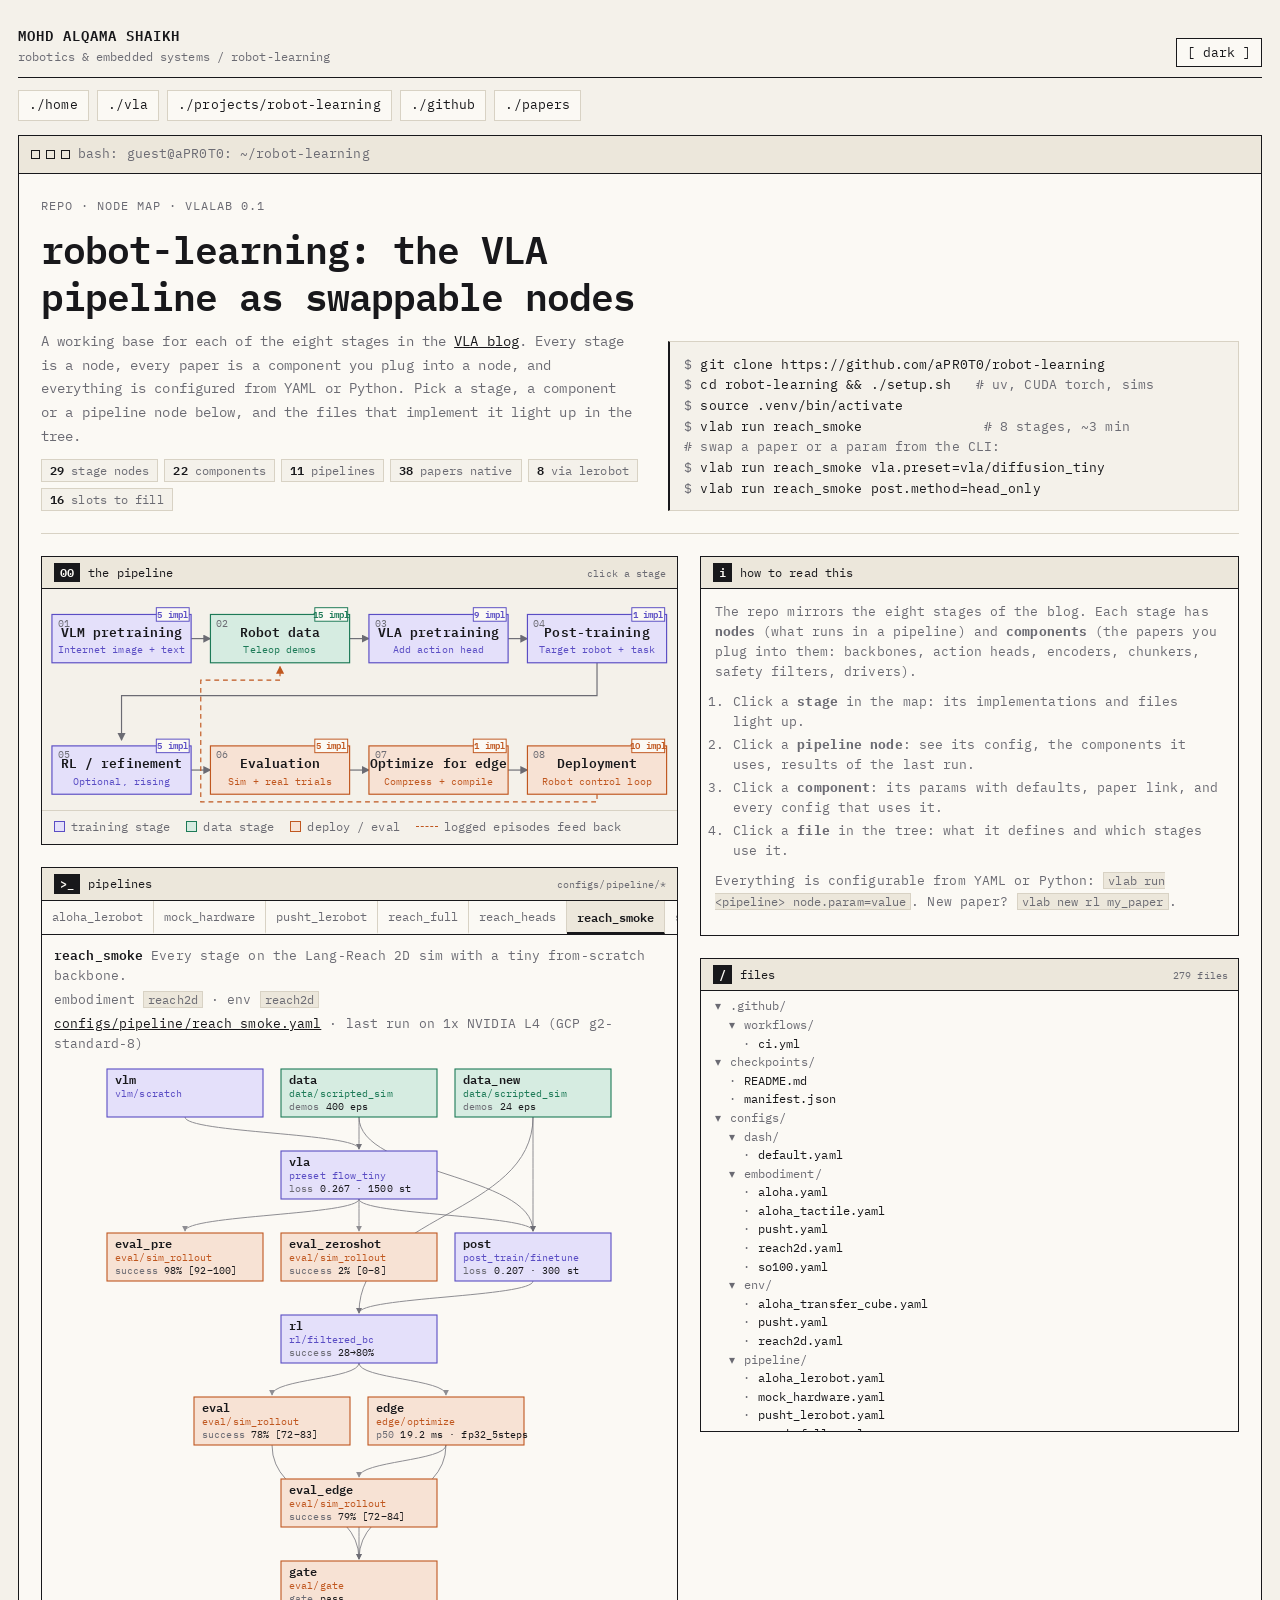
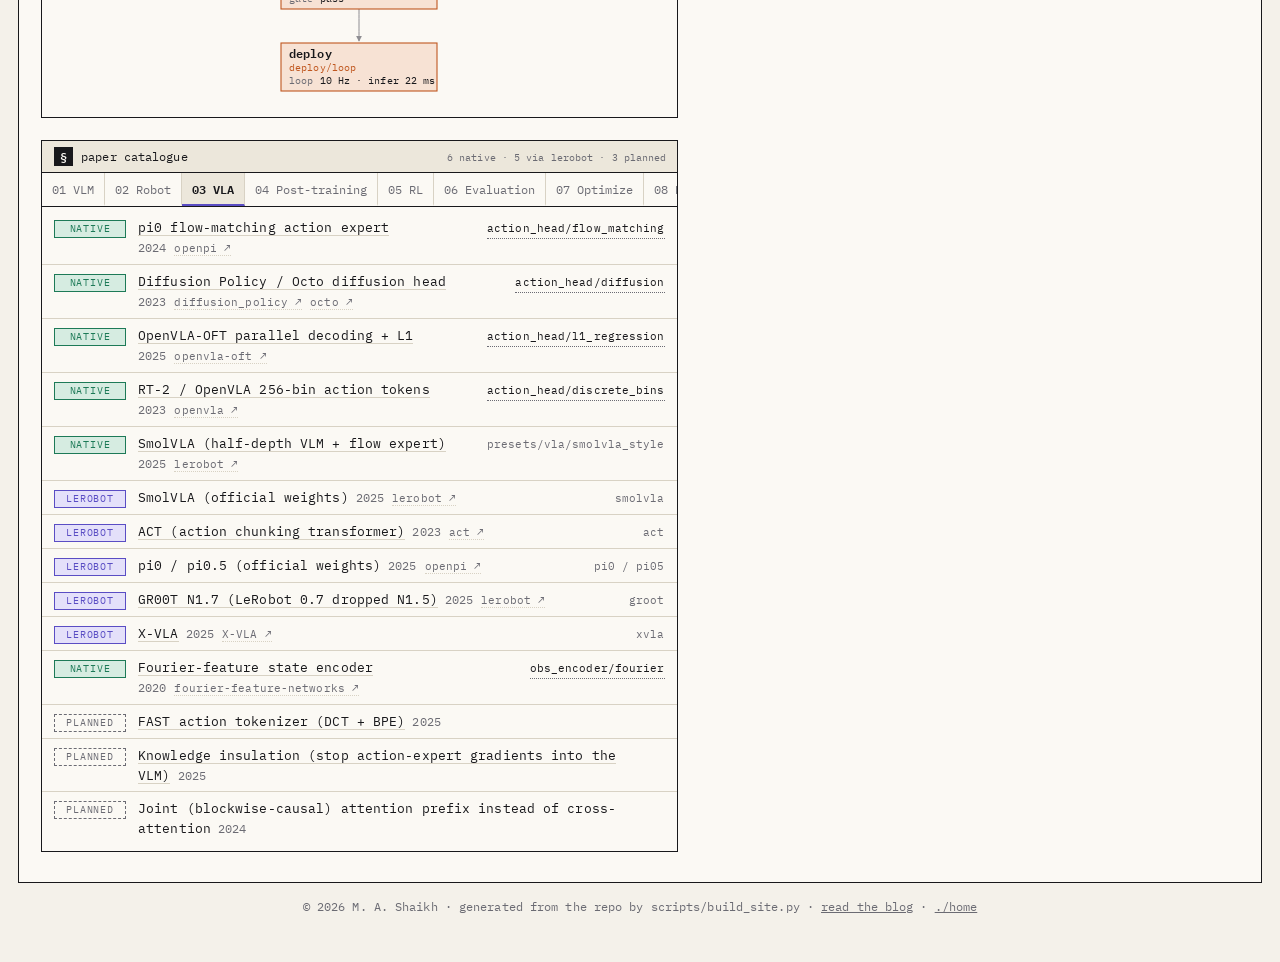
<file: site/index.html>
<!doctype html>
<html lang="en" data-theme="light">
<head>
  <meta charset="utf-8">
  <meta name="viewport" content="width=device-width, initial-scale=1">
  <title>robot-learning: the VLA pipeline as swappable nodes</title>
  <meta name="description" content="Node map of the robot-learning repo: every stage of the VLA pipeline, every swappable component (paper), and the files that implement it.">
  <script>(function(){var t="light";try{t=localStorage.getItem("theme")||"light"}catch(e){}document.documentElement.setAttribute("data-theme",t==="dark"?"dark":"light")})();</script>
  <link rel="icon" href="/favicon.jpeg" type="image/jpeg">
  <link rel="preconnect" href="https://fonts.googleapis.com">
  <link rel="preconnect" href="https://fonts.gstatic.com" crossorigin>
  <link rel="stylesheet" href="https://fonts.googleapis.com/css2?family=IBM+Plex+Mono:wght@400;500;600&display=swap">
  <link rel="stylesheet" href="style.css">
</head>
<body>
<div class="wrap">
  <header class="topbar">
    <div class="brand"><b>MOHD ALQAMA SHAIKH</b><small>robotics &amp; embedded systems / robot-learning</small></div>
    <button class="theme-btn" id="themeBtn" type="button">[ dark ]</button>
  </header>
  <nav class="nav" aria-label="pages">
    <a href="/">./home</a>
    <a href="/vla/">./vla</a>
    <a href="/#projects/robot-learning">./projects/robot-learning</a>
    <a id="repoLink" href="https://github.com/aPR0T0/robot-learning">./github</a>
    <a href="#catalogue">./papers</a>
  </nav>

  <div class="terminal">
    <div class="term-head"><span class="dots"><i></i><i></i><i></i></span><span class="term-title">bash: guest@aPR0T0: ~/robot-learning</span></div>
    <main>
      <header class="intro">
        <div class="eyebrow">repo · node map · vlalab 0.1</div>
        <h1>robot-learning: the VLA pipeline as swappable nodes</h1>
        <p class="lede">A working base for each of the eight stages in the <a href="/vla/">VLA blog</a>. Every stage is a node, every paper is a component you plug into a node, and everything is configured from YAML or Python. Pick a stage, a component or a pipeline node below, and the files that implement it light up in the tree.</p>
        <div class="quick">
          <pre class="cmd"><span class="k">$</span> git clone https://github.com/aPR0T0/robot-learning
<span class="k">$</span> cd robot-learning &amp;&amp; ./setup.sh   <span class="k"># uv, CUDA torch, sims</span>
<span class="k">$</span> source .venv/bin/activate
<span class="k">$</span> vlab run reach_smoke               <span class="k"># 8 stages, ~3 min</span>
<span class="k"># swap a paper or a param from the CLI:</span>
<span class="k">$</span> vlab run reach_smoke vla.preset=vla/diffusion_tiny
<span class="k">$</span> vlab run reach_smoke post.method=head_only</pre>
        </div>
        <div class="tags" id="stats"></div>
      </header>

      <div class="grid">
        <div class="col">
          <section class="panel" id="mapPanel">
            <div class="panel-bar"><b>00</b><span>the pipeline</span><small id="mapHint">click a stage</small></div>
            <div class="map" id="map"></div>
            <div class="legend"><span><i class="train"></i>training stage</span><span><i class="data"></i>data stage</span><span><i class="deploy"></i>deploy / eval</span><span><i class="dash"></i>logged episodes feed back</span></div>
          </section>

          <section class="panel" id="pipePanel">
            <div class="panel-bar"><b>&gt;_</b><span>pipelines</span><small>configs/pipeline/*</small></div>
            <div class="strip" id="pipeTabs" role="tablist"></div>
            <div class="pipe-head" id="pipeHead"></div>
            <div class="dag" id="dag"></div>
          </section>

          <section class="panel" id="catalogue">
            <div class="panel-bar"><b>§</b><span>paper catalogue</span><small id="catHint">docs/papers.yaml</small></div>
            <div class="strip" id="catTabs" role="tablist"></div>
            <div class="cat-body" id="catBody"></div>
          </section>
        </div>

        <aside class="col side">
          <section class="panel" id="detailPanel">
            <div class="panel-bar"><b id="detailTag">i</b><span id="detailTitle">select something</span><button class="tbtn" id="clearBtn" type="button" hidden>[ clear ]</button></div>
            <div class="detail" id="detail"></div>
          </section>
          <section class="panel" id="filesPanel">
            <div class="panel-bar"><b>/</b><span>files</span><small id="fileCount"></small></div>
            <div class="tree" id="tree"></div>
          </section>
        </aside>
      </div>
    </main>
  </div>
  <footer>© 2026 M. A. Shaikh · generated from the repo by scripts/build_site.py · <a href="/vla/">read the blog</a> · <a href="/">./home</a></footer>
</div>
<script src="app.js"></script>
</body>
</html>
</file>
<file: site/style.css>
/* Site theme (apr0t0.github.io): squared, monospace, cream / near-black, 1px rules.
   Stage colours follow the pipeline graph: training (violet), data (green), deploy / eval (orange). */
:root { --mono: "IBM Plex Mono", ui-monospace, SFMono-Regular, Menlo, Consolas, monospace; }
html[data-theme="light"] {
  --bg:#f4f1ea; --panel:#fbf9f4; --panel2:#f4f1ea; --bar:#ece7db; --edge:#18181b; --line:#d8d2c4; --sel:#d9d2c0;
  --fg:#18181b; --muted:#6b6b73; --dim:#b9b3a6;
  --train:#5a4dc4; --train-fill:#e4e0fa; --data:#1d7a57; --data-fill:#d6ece1; --deploy:#c0571f; --deploy-fill:#f7e2d4;
  --core:#18181b; --core-fill:#e9e4d8;
  color-scheme: light;
}
html[data-theme="dark"] {
  --bg:#0c0c0d; --panel:#111113; --panel2:#0c0c0d; --bar:#161618; --edge:#2a2a2e; --line:#2a2a2e; --sel:#2a2a2e;
  --fg:#e7e7e2; --muted:#8b8b86; --dim:#45453f;
  --train:#a69cf7; --train-fill:#2b2750; --data:#5fc9a1; --data-fill:#173a2c; --deploy:#f28c59; --deploy-fill:#45271a;
  --core:#e7e7e2; --core-fill:#232326;
  color-scheme: dark;
}
* { box-sizing:border-box; }
html { -webkit-text-size-adjust:100%; text-size-adjust:100%; }
body { margin:0; background:var(--bg); color:var(--fg); font:14px/1.6 var(--mono); letter-spacing:.1px; -webkit-font-smoothing:antialiased; overflow-wrap:break-word; }
::selection { background:var(--sel); }
a { color:var(--fg); }
[hidden] { display:none !important; }
button { font-family:var(--mono); }
button:focus-visible, a:focus-visible, [tabindex]:focus-visible { outline:2px solid var(--fg); outline-offset:2px; }

/* chrome (same as the blog) */
.wrap { width:min(1420px, 100%); margin:auto; padding:24px 18px 46px; }
.topbar { display:flex; justify-content:space-between; align-items:flex-end; gap:16px; border-bottom:1px solid var(--edge); padding-bottom:10px; }
.brand { display:flex; flex-direction:column; gap:2px; }
.brand b { font-weight:600; letter-spacing:1px; }
.brand small { color:var(--muted); }
.theme-btn { font:13px var(--mono); color:var(--fg); background:var(--panel); border:1px solid var(--edge); border-radius:0; padding:5px 10px; cursor:pointer; white-space:nowrap; }
.theme-btn:hover { background:var(--bar); }
.nav { display:flex; flex-wrap:wrap; gap:8px; padding:12px 0 4px; }
.nav a { text-decoration:none; font-size:13px; padding:4px 10px; border:1px solid var(--line); background:var(--panel); color:var(--fg); }
.nav a:hover { border-color:var(--edge); background:var(--bar); }
.terminal { border:1px solid var(--edge); background:var(--panel); margin-top:10px; }
.term-head { display:flex; align-items:center; gap:8px; padding:8px 12px; border-bottom:1px solid var(--edge); background:var(--bar); color:var(--muted); font-size:13px; }
.dots { display:flex; gap:6px; }
.dots i { display:block; width:9px; height:9px; border:1px solid var(--edge); }
main { padding:22px 22px 30px; }
footer { color:var(--muted); font-size:12px; text-align:center; padding-top:14px; }
footer a { color:var(--muted); }

h1, h2, h3 { font-weight:600; line-height:1.25; margin:0; text-wrap:balance; }
.intro { display:grid; grid-template-columns:minmax(0, 1.05fr) minmax(0, 1fr); gap:10px 28px; padding-bottom:22px; margin-bottom:22px; border-bottom:1px solid var(--line); }
.intro > .eyebrow, .intro > h1, .intro > .lede { grid-column:1; }
.intro .quick { grid-column:2; grid-row:1 / span 4; align-self:end; min-width:0; }
.intro .tags { grid-column:1; }
.eyebrow { font-size:12px; letter-spacing:1px; text-transform:uppercase; color:var(--muted); }
.intro h1 { font-size:clamp(24px, 3.3vw, 38px); letter-spacing:-1px; }
.lede { color:var(--muted); margin:0; line-height:1.7; }
.lede a { color:var(--fg); }
.cmd { margin:0; padding:12px 14px; border:1px solid var(--line); border-left:2px solid var(--fg); background:var(--panel2); font:12.5px/1.65 var(--mono); overflow-x:auto; white-space:pre; }
.cmd .k { color:var(--muted); }
.tags { display:flex; flex-wrap:wrap; gap:6px; }
.tag { font-size:12px; color:var(--muted); border:1px solid var(--line); padding:1px 8px; background:var(--bg); }
.tag b { color:var(--fg); font-weight:600; }

/* layout */
.grid { display:grid; grid-template-columns:minmax(0, 1.18fr) minmax(0, 1fr); gap:22px; align-items:start; }
.col { display:flex; flex-direction:column; gap:22px; min-width:0; }
.side { position:sticky; top:12px; height:calc(100vh - 24px); height:calc(100dvh - 24px); }
.panel { border:1px solid var(--edge); background:var(--panel); min-width:0; display:flex; flex-direction:column; }
.panel-bar { display:flex; align-items:baseline; gap:8px; padding:6px 10px 6px 12px; border-bottom:1px solid var(--edge); background:var(--bar); font-size:12px; white-space:nowrap; min-width:0; }
.panel-bar b { font-weight:600; color:var(--panel); background:var(--c, var(--fg)); padding:0 6px; }
.panel-bar span { overflow:hidden; text-overflow:ellipsis; flex:1; min-width:0; }
.panel-bar small { color:var(--muted); overflow:hidden; text-overflow:ellipsis; }
.tbtn { font-size:12px; color:var(--fg); background:var(--panel); border:1px solid var(--line); border-radius:0; padding:1px 8px; cursor:pointer; }
.tbtn:hover { border-color:var(--edge); background:var(--bar); }
#detailPanel { flex:0 0 auto; }
#detailPanel .detail { overflow:auto; max-height:56vh; max-height:56dvh; }
#filesPanel { flex:1 1 auto; min-height:230px; }
#filesPanel .tree { overflow:auto; flex:1; min-height:0; }
.side #filesPanel { max-height:none; }

/* category colours */
.train { --c:var(--train); --cf:var(--train-fill); }
.data { --c:var(--data); --cf:var(--data-fill); }
.deploy { --c:var(--deploy); --cf:var(--deploy-fill); }
.core { --c:var(--core); --cf:var(--core-fill); }

/* stage map */
.map { padding:10px 8px 2px; background:var(--panel2); }
.map svg { display:block; width:100%; height:auto; overflow:visible; }
.mn { cursor:pointer; }
.mn rect.box { fill:var(--cf); stroke:var(--c); stroke-width:1.2; }
.mn:hover rect.box, .mn:focus rect.box, .mn.on rect.box { stroke-width:2.6; }
.mn.off { opacity:.42; }
.mn:focus { outline:none; }
.mn text { font-family:var(--mono); }
.mn .t { font-size:13px; font-weight:600; fill:var(--fg); }
.mn .s { font-size:10.5px; fill:var(--c); }
.mn .n { font-size:10px; fill:var(--muted); }
.mn .badge rect { fill:var(--panel); stroke:var(--c); }
.mn .badge text { font-size:9.5px; fill:var(--c); font-weight:600; }
.wire { stroke:var(--muted); fill:none; stroke-width:1.2; }
.fb { stroke:var(--deploy); fill:none; stroke-width:1.2; stroke-dasharray:5 4; }
.legend { display:flex; flex-wrap:wrap; gap:6px 16px; font-size:12px; color:var(--muted); padding:6px 12px 8px; background:var(--panel2); border-top:1px solid var(--line); }
.legend span { display:inline-flex; align-items:center; gap:6px; }
.legend i { width:11px; height:11px; border:1px solid; display:inline-block; }
.legend .train { background:var(--train-fill); border-color:var(--train); }
.legend .data { background:var(--data-fill); border-color:var(--data); }
.legend .deploy { background:var(--deploy-fill); border-color:var(--deploy); }
.legend .dash { width:22px; height:0; border:0; border-top:1.5px dashed var(--deploy); }

/* tabs */
.strip { display:flex; border-bottom:1px solid var(--edge); background:var(--panel); overflow-x:auto; scrollbar-width:none; }
.strip::-webkit-scrollbar { display:none; }
.strip button { flex:1 0 auto; padding:6px 10px 5px; border:0; border-right:1px solid var(--line); border-bottom:2px solid transparent; background:none; color:var(--muted); font-size:11.5px; cursor:pointer; white-space:nowrap; text-align:left; }
.strip button:last-child { border-right:0; }
.strip button:hover { color:var(--fg); background:var(--bar); }
.strip button.on { color:var(--fg); border-bottom-color:var(--c, var(--fg)); background:var(--bar); font-weight:600; }

/* pipeline DAG */
.pipe-head { padding:10px 12px 0; font-size:12.5px; color:var(--muted); display:flex; flex-wrap:wrap; gap:4px 14px; align-items:baseline; }
.pipe-head b { color:var(--fg); font-weight:600; }
.pipe-head code { font-size:11.5px; }
.dag { padding:6px 8px 12px; overflow-x:auto; }
.dag svg { display:block; margin:auto; max-width:100%; height:auto; }
.dn { cursor:pointer; }
.dn rect.box { fill:var(--cf); stroke:var(--c); stroke-width:1.1; }
.dn:hover rect.box, .dn.on rect.box { stroke-width:2.4; }
.dn.off { opacity:.35; }
.dn text { font-family:var(--mono); }
.dn .t { font-size:11.5px; font-weight:600; fill:var(--fg); }
.dn .s { font-size:9.5px; fill:var(--c); }
.dn .m { font-size:9.5px; fill:var(--fg); }
.dn .m tspan.k { fill:var(--muted); }
.edge { fill:none; stroke:var(--muted); stroke-width:1; opacity:.75; }
.edge.on { stroke:var(--fg); stroke-width:1.8; opacity:1; }
.edge.fbk { stroke:var(--deploy); stroke-dasharray:4 3; }
.elabel { font-family:var(--mono); font-size:9px; fill:var(--muted); paint-order:stroke; stroke:var(--panel); stroke-width:3px; }

/* catalogue */
.cat-body { padding:4px 0 6px; }
.prow { display:grid; grid-template-columns:72px minmax(0, 1fr) auto; gap:4px 12px; padding:6px 12px; border-bottom:1px solid var(--line); font-size:12.5px; align-items:baseline; }
.prow:last-child { border-bottom:0; }
.prow .nm a { text-decoration:none; border-bottom:1px solid var(--line); }
.prow .nm a:hover { border-bottom-color:var(--fg); }
.prow .yr { color:var(--muted); font-size:11.5px; }
.prow .nm a.code, .meta a.code { margin-left:8px; font-size:11px; color:var(--muted); border-bottom:1px dotted var(--line); white-space:nowrap; }
.prow .key { font-size:11px; color:var(--muted); text-align:right; }
.prow .key button { all:unset; cursor:pointer; color:var(--fg); border-bottom:1px dotted var(--muted); }
.chip { display:inline-block; font-size:10px; letter-spacing:.8px; text-transform:uppercase; padding:0 6px; border:1px solid var(--c, var(--line)); color:var(--c, var(--muted)); background:var(--cf, transparent); white-space:nowrap; text-align:center; }
.chip.native { --c:var(--data); --cf:var(--data-fill); }
.chip.lerobot { --c:var(--train); --cf:var(--train-fill); }
.chip.planned { --c:var(--muted); --cf:transparent; border-style:dashed; }

/* detail */
.detail { padding:12px 14px 14px; font-size:12.5px; line-height:1.6; }
.detail h3 { font-size:15px; margin:0 0 4px; }
.detail p { margin:0 0 10px; }
.detail .meta { color:var(--muted); margin-bottom:8px; }
.detail .meta a { color:var(--fg); }
.detail .doc { color:var(--muted); white-space:pre-wrap; border-left:2px solid var(--c, var(--line)); padding:2px 0 2px 10px; margin:8px 0 12px; font-size:12px; }
.detail h4 { font-size:10.5px; letter-spacing:1px; text-transform:uppercase; color:var(--muted); margin:14px 0 6px; font-weight:600; }
.detail ul { margin:0; padding-left:0; list-style:none; }
.detail li { margin:0 0 3px; }
.linkbtn { all:unset; cursor:pointer; border-bottom:1px dotted var(--muted); }
.linkbtn:hover { border-bottom-color:var(--fg); }
.ptable { width:100%; border-collapse:collapse; font-size:11.5px; }
.ptable td { border-top:1px solid var(--line); padding:3px 6px 3px 0; vertical-align:top; }
.ptable td:first-child { font-weight:600; white-space:nowrap; }
.ptable td.ty { color:var(--muted); white-space:nowrap; max-width:150px; overflow:hidden; text-overflow:ellipsis; }
.ptable td.df { word-break:break-all; }
.ptable td.hp { color:var(--muted); }
code, .detail pre { font-family:var(--mono); font-size:11.5px; background:var(--bar); border:1px solid var(--line); }
code { padding:0 4px; }
.detail pre { padding:8px 10px; margin:0; overflow-x:auto; white-space:pre; line-height:1.5; }
.ports { display:grid; grid-template-columns:max-content 1fr; gap:2px 10px; font-size:12px; }
.ports dt { color:var(--muted); }
.ports dd { margin:0; }
.metrics { display:grid; grid-template-columns:repeat(auto-fill, minmax(118px, 1fr)); gap:6px; }
.metric { border:1px solid var(--line); border-left:2px solid var(--c, var(--fg)); padding:4px 8px; background:var(--panel2); }
.metric small { display:block; color:var(--muted); font-size:10.5px; overflow:hidden; text-overflow:ellipsis; white-space:nowrap; }
.metric b { font-weight:600; font-size:13px; }
.empty { color:var(--muted); }
.empty ol { padding-left:18px; margin:6px 0 0; }

/* file tree */
.tree { font-size:12px; line-height:1.55; padding:6px 0 10px; }
.tree .row { display:flex; align-items:center; gap:6px; padding:0 10px 0 calc(10px + var(--d) * 14px); cursor:pointer; white-space:nowrap; border-left:3px solid transparent; }
.tree .row:hover { background:var(--bar); }
.tree .dir { color:var(--muted); cursor:default; }
.tree .dir:hover { background:none; }
.tree .row .ic { width:10px; color:var(--muted); flex:0 0 auto; text-align:center; }
.tree .row .nm { overflow:hidden; text-overflow:ellipsis; }
.tree .row .why { margin-left:auto; color:var(--muted); font-size:10.5px; overflow:hidden; text-overflow:ellipsis; max-width:45%; }
.tree.sel .row.file:not(.hl):not(.rel) { color:var(--dim); }
.tree.sel .row.dir:not(.has) { color:var(--dim); }
.tree .row.hl { background:var(--cf); border-left-color:var(--c); color:var(--fg); font-weight:600; }
.tree .row.rel { border-left-color:var(--c); color:var(--fg); }
.tree .row.rel .ic, .tree .row.hl .ic { color:var(--c); }
.tree .row.cur { outline:1px dashed var(--fg); outline-offset:-1px; }

@media (max-width:1060px) {
  .grid { grid-template-columns:minmax(0, 1fr); }
  .side { position:static; height:auto; }
  #filesPanel .tree { max-height:60vh; }
  .intro { grid-template-columns:minmax(0, 1fr); }
  .intro .quick { grid-column:1; grid-row:auto; }
}
@media (max-width:600px) {
  .wrap { padding:14px 10px 30px; }
  main { padding:16px 12px 22px; }
  .prow { grid-template-columns:62px minmax(0, 1fr); }
  .prow .key { grid-column:2; text-align:left; }
}
</file>
